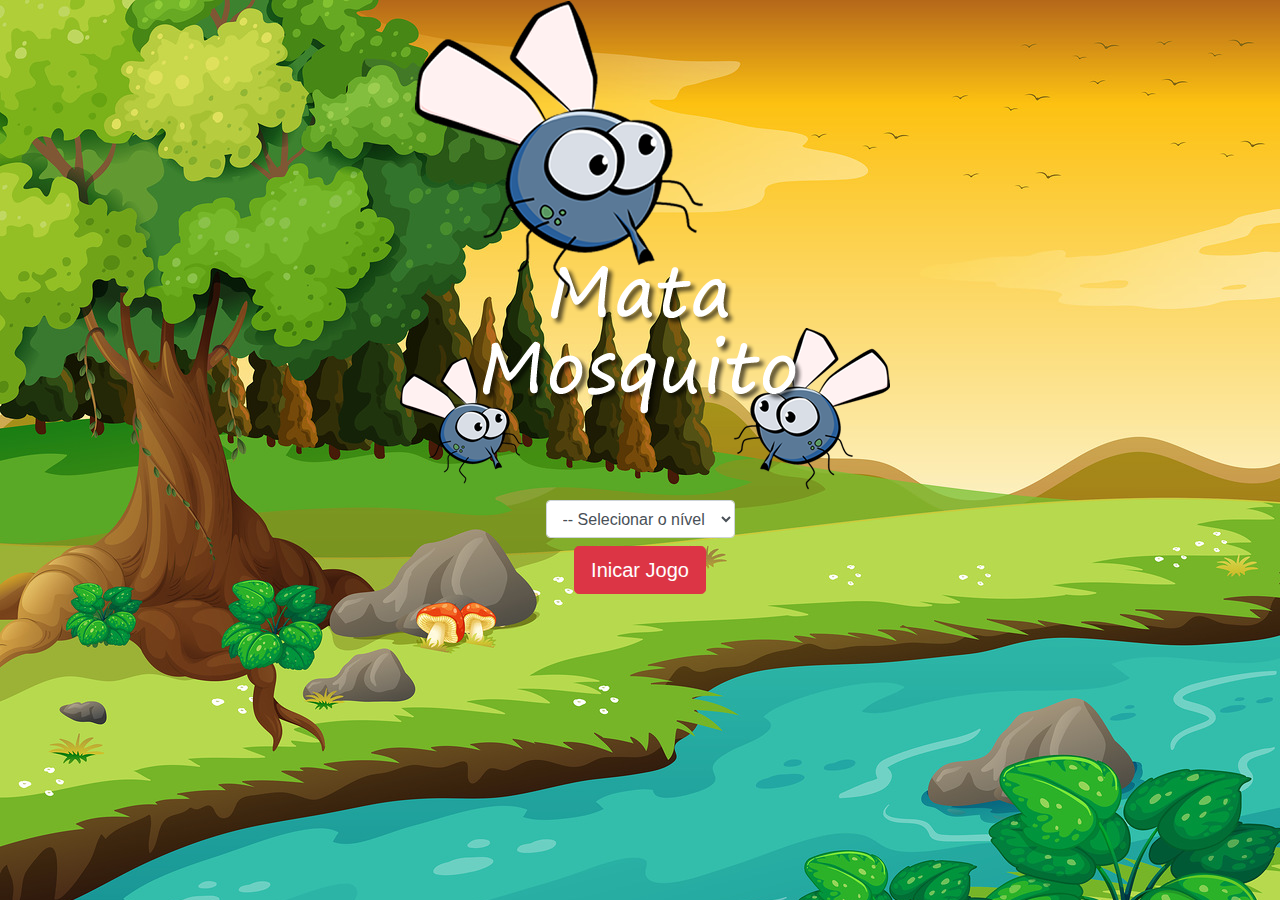
<file: index.html>
<!doctype html>
<html lang="en">
  <head>
    <!-- Required meta tags -->
    <meta charset="utf-8">
    <meta name="viewport" content="width=device-width, initial-scale=1, shrink-to-fit=no">
    <link rel="stylesheet" href="estilo.css">
    <!-- Bootstrap CSS -->
    <link rel="stylesheet" href="https://stackpath.bootstrapcdn.com/bootstrap/4.4.1/css/bootstrap.min.css" integrity="sha384-Vkoo8x4CGsO3+Hhxv8T/Q5PaXtkKtu6ug5TOeNV6gBiFeWPGFN9MuhOf23Q9Ifjh" crossorigin="anonymous">

    <script>
        function iniciarJogo () {      
            var nivel = document.getElementById('nivel').value
            if(nivel === '') {
                alert('Selecione um nível para iniciar o jogo')
                return false
            }

            window.location.href = "app.html?" + nivel
        }
    </script>

   </head>

  <body>
    
    <div class="container">
        <div class="row">
            <div class="col">
                <div class="d-flex justify-content-center">
                <img src="imagens/game.png" alt=""> 
               </div>   
            </div>
        </div>

        <div class="row">
            <div class="col">
                <div class="d-flex justify-content-center">
                    <div class="mb-2">
                    <select class="form-control" id="nivel">
                        <option value="">-- Selecionar o nível</option>
                        <option value="normal">Normal</option>
                        <option value="dificil">Difícil</option>
                        <option value="chucknorris">Chuck Norris</option>
                    </select>
                </div>
                </div>
            </div>
        </div>


        <div class="row">
            <div class="col">
                <div class="d-flex justify-content-center">
                <button type="button" class="btn btn-danger btn-lg" onclick="iniciarJogo()">Inicar Jogo</button> 
               </div>   
            </div>
        </div>

    </div>

    <!-- Optional JavaScript -->
    <!-- jQuery first, then Popper.js, then Bootstrap JS -->
    <script src="https://code.jquery.com/jquery-3.4.1.slim.min.js" integrity="sha384-J6qa4849blE2+poT4WnyKhv5vZF5SrPo0iEjwBvKU7imGFAV0wwj1yYfoRSJoZ+n" crossorigin="anonymous"></script>
    <script src="https://cdn.jsdelivr.net/npm/popper.js@1.16.0/dist/umd/popper.min.js" integrity="sha384-Q6E9RHvbIyZFJoft+2mJbHaEWldlvI9IOYy5n3zV9zzTtmI3UksdQRVvoxMfooAo" crossorigin="anonymous"></script>
    <script src="https://stackpath.bootstrapcdn.com/bootstrap/4.4.1/js/bootstrap.min.js" integrity="sha384-wfSDF2E50Y2D1uUdj0O3uMBJnjuUD4Ih7YwaYd1iqfktj0Uod8GCExl3Og8ifwB6" crossorigin="anonymous"></script>
  </body>
</html>
</file>
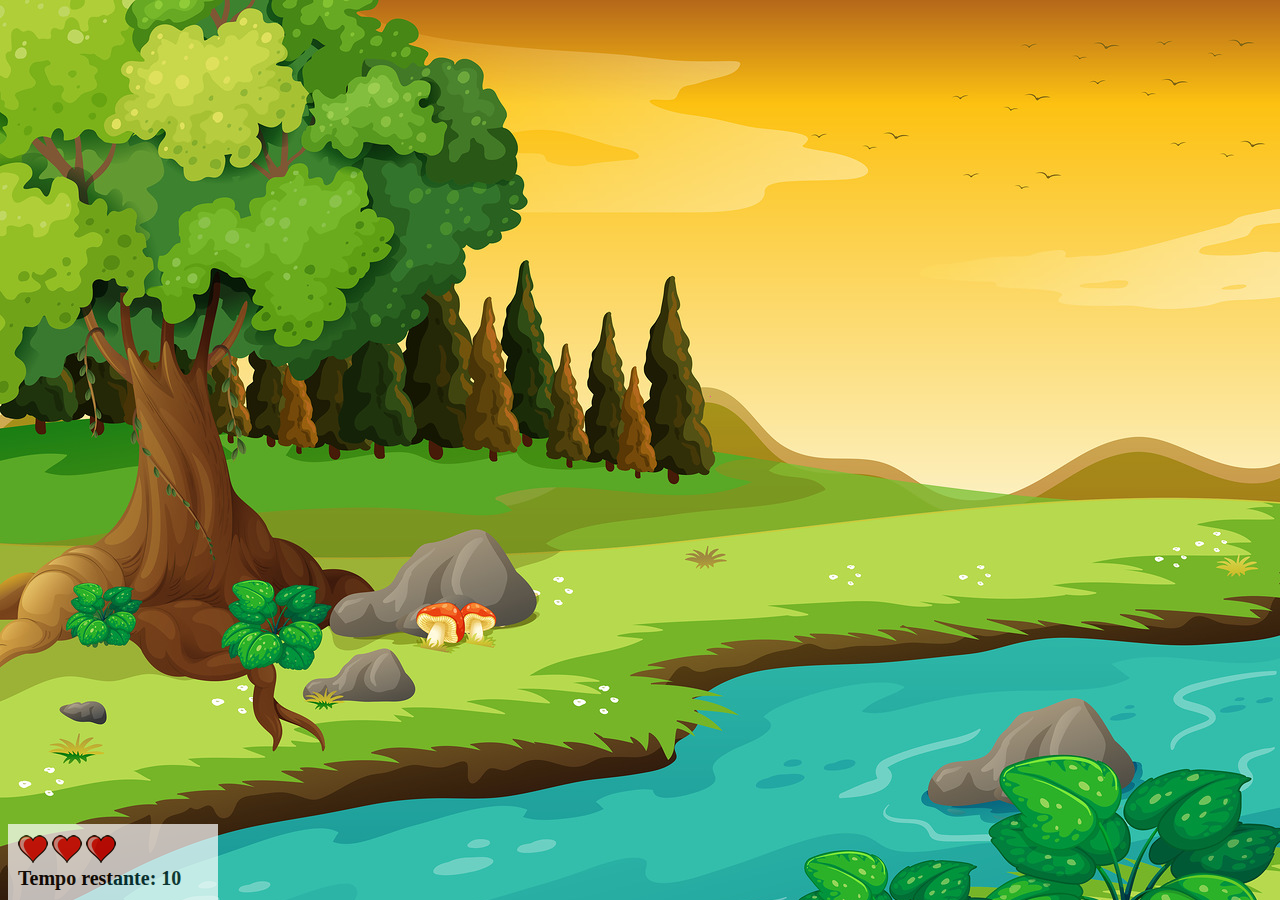
<file: app.html>
<!DOCTYPE html>
<html lang="en">
<head>
    <meta charset="UTF-8">
    <meta http-equiv="X-UA-Compatible" content="IE=edge">
    <meta name="viewport" content="width=device-width, initial-scale=1.0">
    <title></title>
    <link rel="stylesheet" href="estilo.css">
    <script src="jogo.js"></script>
</head>
<body onresize="ajustaTamanhoPalcoJogo()">
    
<div class="painel">
    <div class="vidas">
        <img id="v1" src="imagens/coracao_cheio.png" alt="">
        <img id="v2" src="imagens/coracao_cheio.png" alt="">
        <img id="v3" src="imagens/coracao_cheio.png" alt="">
    </div>
    <div class="cronometro">Tempo restante: <span id="cronometro"></span> </div>
</div>

    
    <script>
        document.getElementById('cronometro').innerHTML = tempo

      var criarMosquito = setInterval(function() {
           posicaoRandomica()
       }, criaMosquitoTempo)
    </script>

</body>
</html>
</file>
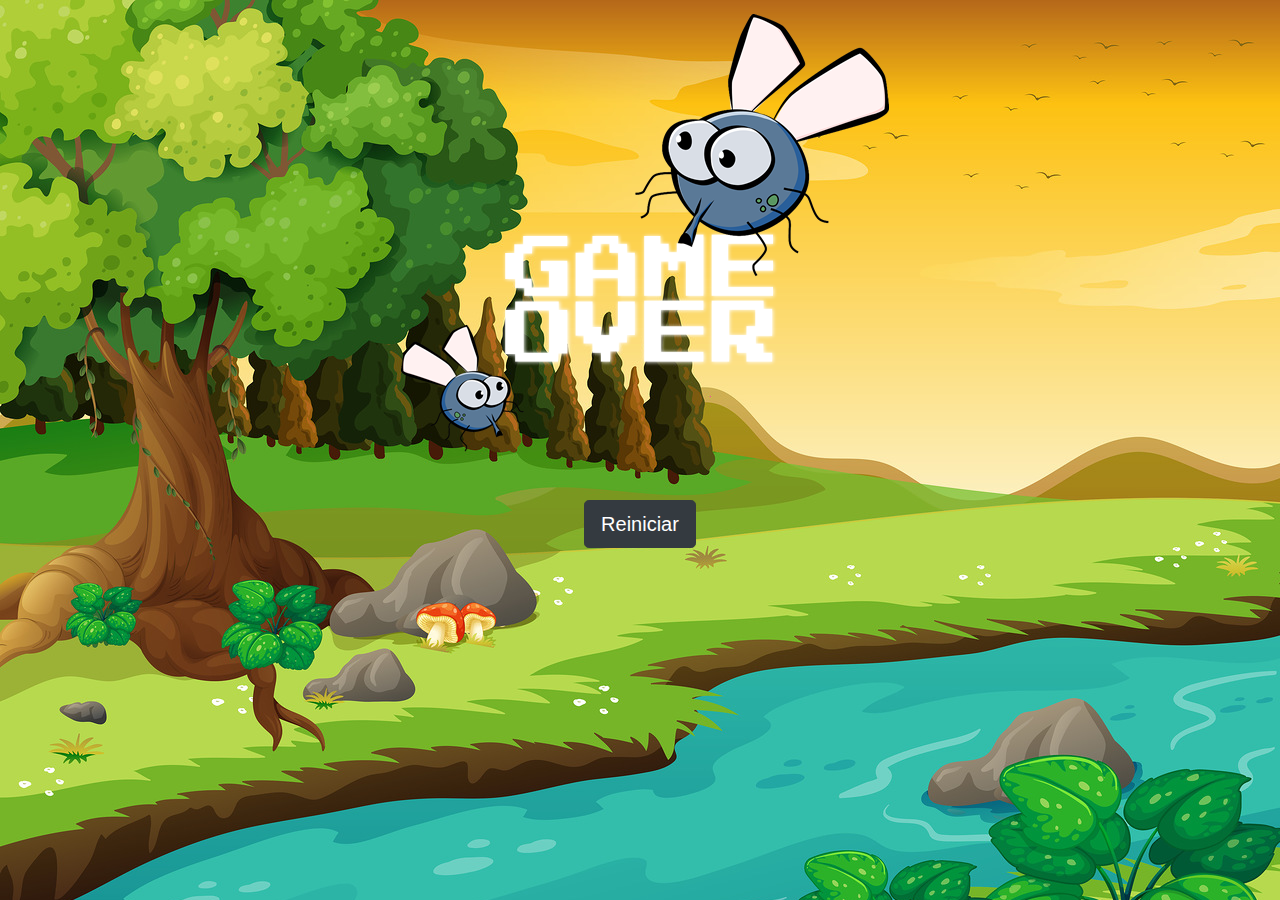
<file: fim_de_jogo.html>
<!doctype html>
<html lang="en">
  <head>
    <!-- Required meta tags -->
    <meta charset="utf-8">
    <meta name="viewport" content="width=device-width, initial-scale=1, shrink-to-fit=no">
    <link rel="stylesheet" href="estilo.css">
    <!-- Bootstrap CSS -->
    <link rel="stylesheet" href="https://stackpath.bootstrapcdn.com/bootstrap/4.4.1/css/bootstrap.min.css" integrity="sha384-Vkoo8x4CGsO3+Hhxv8T/Q5PaXtkKtu6ug5TOeNV6gBiFeWPGFN9MuhOf23Q9Ifjh" crossorigin="anonymous">

    <title>Hello, world!</title>
  </head>
  <body>
    
    <div class="container">
        <div class="row">
            <div class="col">
                <div class="d-flex justify-content-center">
                <img src="imagens/game_over.png" alt=""> 
               </div>   
            </div>
        </div>

        <div class="row">
            <div class="col">
                <div class="d-flex justify-content-center">
                <button type="button" class="btn btn-dark btn-lg" onclick="window.location.href = 'index.html' ">Reiniciar</button> 
               </div>   
            </div>
        </div>

    </div>

    <!-- Optional JavaScript -->
    <!-- jQuery first, then Popper.js, then Bootstrap JS -->
    <script src="https://code.jquery.com/jquery-3.4.1.slim.min.js" integrity="sha384-J6qa4849blE2+poT4WnyKhv5vZF5SrPo0iEjwBvKU7imGFAV0wwj1yYfoRSJoZ+n" crossorigin="anonymous"></script>
    <script src="https://cdn.jsdelivr.net/npm/popper.js@1.16.0/dist/umd/popper.min.js" integrity="sha384-Q6E9RHvbIyZFJoft+2mJbHaEWldlvI9IOYy5n3zV9zzTtmI3UksdQRVvoxMfooAo" crossorigin="anonymous"></script>
    <script src="https://stackpath.bootstrapcdn.com/bootstrap/4.4.1/js/bootstrap.min.js" integrity="sha384-wfSDF2E50Y2D1uUdj0O3uMBJnjuUD4Ih7YwaYd1iqfktj0Uod8GCExl3Og8ifwB6" crossorigin="anonymous"></script>
  </body>
</html>
</file>
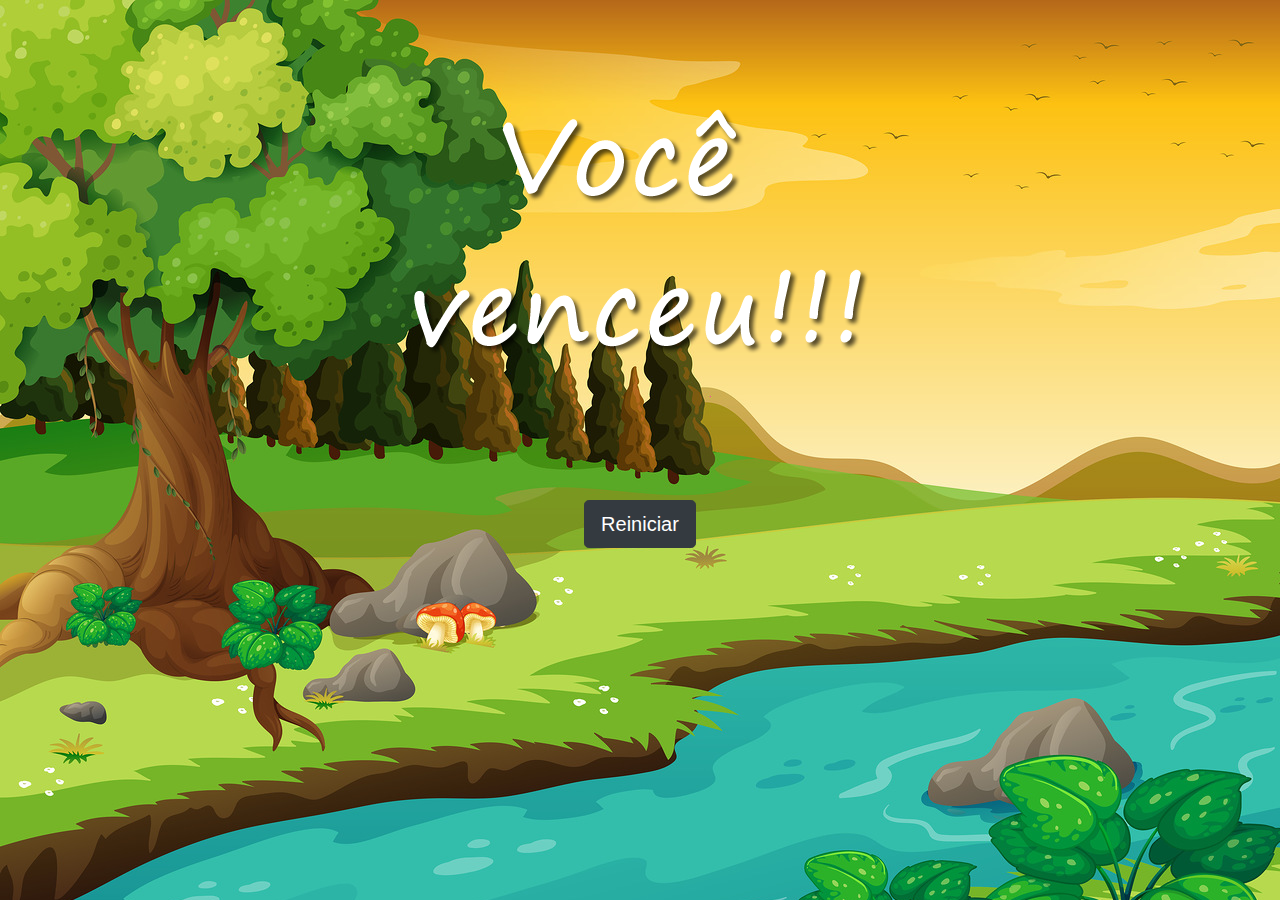
<file: vitoria.html>
<!doctype html>
<html lang="en">
  <head>
    <!-- Required meta tags -->
    <meta charset="utf-8">
    <meta name="viewport" content="width=device-width, initial-scale=1, shrink-to-fit=no">
    <link rel="stylesheet" href="estilo.css">
    <!-- Bootstrap CSS -->
    <link rel="stylesheet" href="https://stackpath.bootstrapcdn.com/bootstrap/4.4.1/css/bootstrap.min.css" integrity="sha384-Vkoo8x4CGsO3+Hhxv8T/Q5PaXtkKtu6ug5TOeNV6gBiFeWPGFN9MuhOf23Q9Ifjh" crossorigin="anonymous">

    <title>Hello, world!</title>
  </head>
  <body>
    
    <div class="container">
        <div class="row">
            <div class="col">
                <div class="d-flex justify-content-center">
                <img src="imagens/vitoria.png" alt=""> 
               </div>   
            </div>
        </div>

        <div class="row">
            <div class="col">
                <div class="d-flex justify-content-center">
                <button type="button" class="btn btn-dark btn-lg" onclick="window.location.href = 'index.html' ">Reiniciar</button> 
               </div>   
            </div>
        </div>

    </div>

    <!-- Optional JavaScript -->
    <!-- jQuery first, then Popper.js, then Bootstrap JS -->
    <script src="https://code.jquery.com/jquery-3.4.1.slim.min.js" integrity="sha384-J6qa4849blE2+poT4WnyKhv5vZF5SrPo0iEjwBvKU7imGFAV0wwj1yYfoRSJoZ+n" crossorigin="anonymous"></script>
    <script src="https://cdn.jsdelivr.net/npm/popper.js@1.16.0/dist/umd/popper.min.js" integrity="sha384-Q6E9RHvbIyZFJoft+2mJbHaEWldlvI9IOYy5n3zV9zzTtmI3UksdQRVvoxMfooAo" crossorigin="anonymous"></script>
    <script src="https://stackpath.bootstrapcdn.com/bootstrap/4.4.1/js/bootstrap.min.js" integrity="sha384-wfSDF2E50Y2D1uUdj0O3uMBJnjuUD4Ih7YwaYd1iqfktj0Uod8GCExl3Og8ifwB6" crossorigin="anonymous"></script>
  </body>
</html>
</file>
<file: estilo.css>
html {
    cursor: url(imagens/mata_mosquito.png) 30 30, auto;
}

body {
    background-image: url(imagens/bg.jpg);
}

.mosquito1 {
    width: 50px;
    height: 50px;
}

.mosquito2 {
    width: 70px;
    height: 70px;
}

.mosquito3 {
    width: 90px;
    height: 90px;
}

.ladoA {
    transform: scaleX(1);
}

.ladoB {
    transform: scaleX(-1);
}

.painel {
    position: absolute;
    width: 190px;
    padding: 10px;
    bottom: 0px;
    border-top: solid 1px #fff;
    background-color: #fff;
    opacity: 0.7;
}

.vidas {
    float: left;
}

.cronometro {
    float: left;
    font-size: 20px;
    font-weight: bold;   

}
</file>
